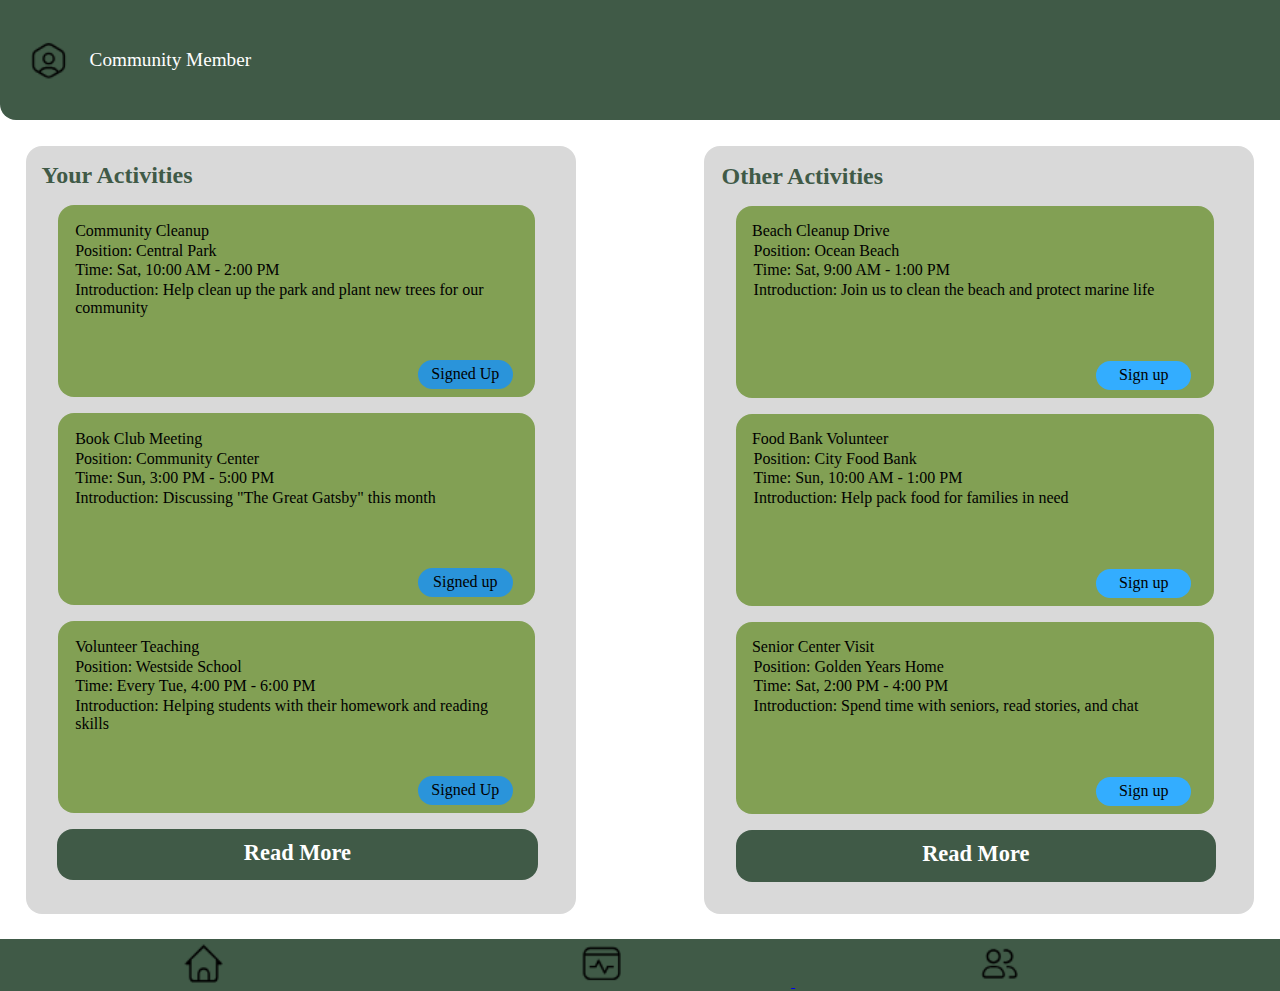
<file: index.html>
<!DOCTYPE html>
<html lang="en">
    <head>
        <meta charset="UTF-8">
        <link rel="stylesheet" href="homepage.css">
        <meta name="viewport" content="width=device-width, initial-scale=1.0">
    </head>
    <body>
        <div class="activities">
        <div class="head">
            <a href="sign.html" class="profile">
            <img src="images/user-hexagon.png" class="user">
            <p class="username" id="nameInput"></p>
            </a>
            <img src="images/cog.png" class="setting">
        </div>
        <div class="content-wrapper">
        <div class="UA">
            <li class="ya">Your Activities</li>
            <div class="yai">
                <p class="yai1">Community Cleanup</p>
                    <p class="activities-title">Position: Central Park</p>
                    <p class="yai3">Time: Sat, 10:00 AM - 2:00 PM</p>
                    <p>Introduction: Help clean up the park and plant new trees for our community</p>
                    <p class="signed">Signed Up</p>
            </div>
            <div class="ua1">
                <p class="activities-title">Book Club Meeting</p>
                    <p class="ua1p">Position: Community Center</p>
                    <p>Time: Sun, 3:00 PM - 5:00 PM</p>
                    <p>Introduction: Discussing "The Great Gatsby" this month</p>
                    <p class="signed">Signed up</p>
            </div>
            <div class="ua2">
                <p class="activities-title">Volunteer Teaching</p>
                    <p>Position: Westside School</p>
                    <p>Time: Every Tue, 4:00 PM - 6:00 PM</p>
                    <p>Introduction: Helping students with their homework and reading skills</p>
                    <p class="signed">Signed Up</p>
            </div>
            <li class="read-more">Read More</li>
        </div>
        <ul class="else">
            <p class="E-title">Other Activities</p>
            <div class="ea1">
                    <li class="activities-title">Beach Cleanup Drive</li>
                    <p>Position: Ocean Beach</p>
                    <p>Time: Sat, 9:00 AM - 1:00 PM</p>
                    <p>Introduction: Join us to clean the beach and protect marine life</p>
                    <p class="sign">Sign up</p>
                </div>
                
                <div class="ea2">
                    <li class="acticities-title">Food Bank Volunteer</li>
                    <p>Position: City Food Bank</p>
                    <p>Time: Sun, 10:00 AM - 1:00 PM</p>
                    <p>Introduction: Help pack food for families in need</p>
                    <p class="sign">Sign up</p>
                </div>
                
                <div class="ea3">
                    <li class="activities-title">Senior Center Visit</li>
                    <p>Position: Golden Years Home</p>
                    <p>Time: Sat, 2:00 PM - 4:00 PM</p>
                    <p>Introduction: Spend time with seniors, read stories, and chat</p>
                    <p class="sign">Sign up</p>
                </div>  
                <p class="read-more">Read More</p>
            </ul>
            </div>  
        </ul>
    </div>
</div>
        <div class="under">
            <img src="images/home-alt.png"class="st1" alt="Home">
            <a href="events.html">
            <img src="images/browser-activity.png" class="st2" alt="Activities">
            </a>
            <a href="user's info.html">
            <img src="images/group.png" class="st3" alt="Profile">
            </a>
        </div>
    <script>
        document.addEventListener('DOMContentLoaded', function() {
            const userNameElement = document.getElementById('nameInput');
            const userName = localStorage.getItem('username') || 'Community Member';
            userNameElement.textContent = userName;
        });
    </script>
    </body>
</html>
</file>
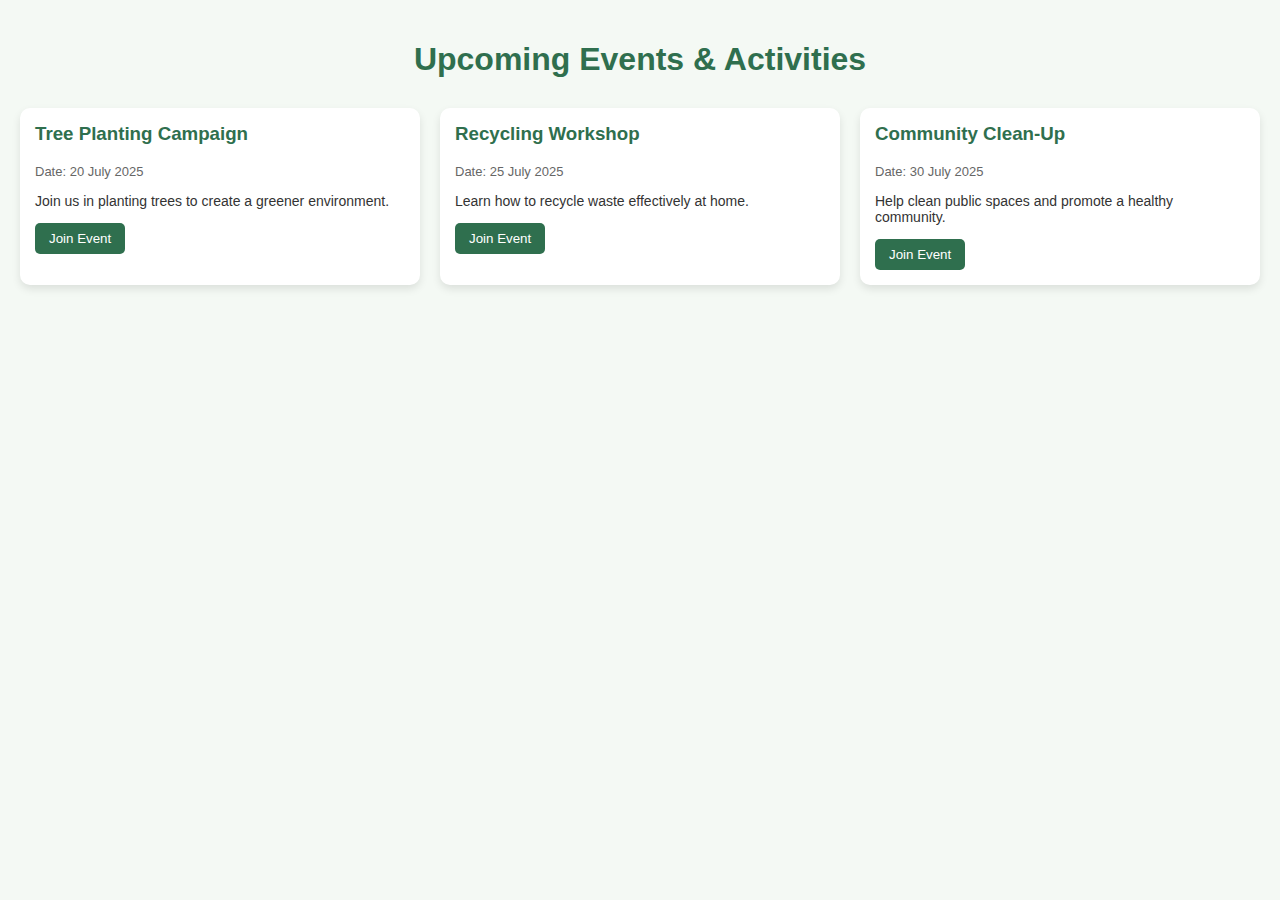
<file: events.html>
<!DOCTYPE html>
<html lang="en">
<head>
  <meta charset="UTF-8" />
  <title>Greenleaf Community Center – Events</title>
  <link rel="stylesheet" href="styles.css" />
</head>
<body>
    <link rel="stylesheet" href="styles.css">

  <h1>Upcoming Events & Activities</h1>

  <div class="event-container">

    <div class="event-card">
      <h3>Tree Planting Campaign</h3>
      <p class="date">Date: 20 July 2025</p>
      <p>Join us in planting trees to create a greener environment.</p>
      <button onclick="joinEvent('Tree Planting Campaign')">Join Event</button>
    </div>

    <div class="event-card">
      <h3>Recycling Workshop</h3>
      <p class="date">Date: 25 July 2025</p>
      <p>Learn how to recycle waste effectively at home.</p>
      <button onclick="joinEvent('Recycling Workshop')">Join Event</button>
    </div>

    <div class="event-card">
      <h3>Community Clean-Up</h3>
      <p class="date">Date: 30 July 2025</p>
      <p>Help clean public spaces and promote a healthy community.</p>
      <button onclick="joinEvent('Community Clean-Up')">Join Event</button>
    </div>

  </div>

  <script>
    function joinEvent(eventName) {
      alert("You have successfully joined: " + eventName);
    }
  </script>

</body>
</html>
</file>
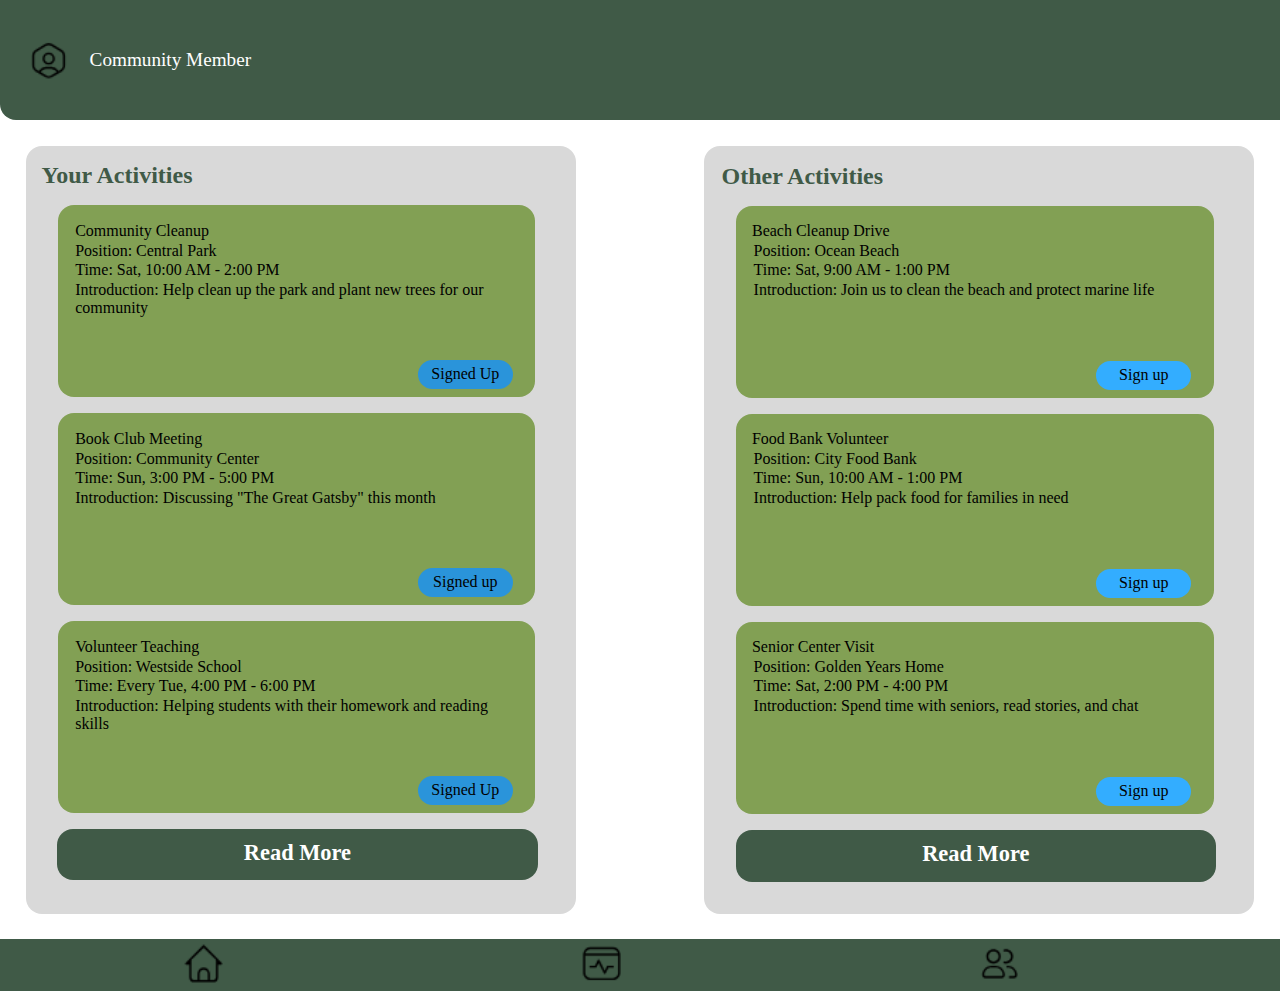
<file: homepage.html>
<!DOCTYPE html>
<html lang="en">
    <head>
        <meta charset="UTF-8">
        <link rel="stylesheet" href="homepage.css">
        <meta name="viewport" content="width=device-width, initial-scale=1.0">
    </head>
    <body>
        <div class="activities">
        <div class="head">
            <a href="user's info.html" class="profile">
            <img src="images/user-hexagon.png" class="user">
            <p class="username" id="nameInput"></p>
            </a>
            <img src="images/cog.png" class="setting">
        </div>
        <div class="content-wrapper">
        <div class="UA">
            <li class="ya">Your Activities</li>
            <div class="yai">
                <p class="yai1">Community Cleanup</p>
                    <p class="activities-title">Position: Central Park</p>
                    <p class="yai3">Time: Sat, 10:00 AM - 2:00 PM</p>
                    <p>Introduction: Help clean up the park and plant new trees for our community</p>
                    <p class="signed">Signed Up</p>
            </div>
            <div class="ua1">
                <p class="activities-title">Book Club Meeting</p>
                    <p class="ua1p">Position: Community Center</p>
                    <p>Time: Sun, 3:00 PM - 5:00 PM</p>
                    <p>Introduction: Discussing "The Great Gatsby" this month</p>
                    <p class="signed">Signed up</p>
            </div>
            <div class="ua2">
                <p class="activities-title">Volunteer Teaching</p>
                    <p>Position: Westside School</p>
                    <p>Time: Every Tue, 4:00 PM - 6:00 PM</p>
                    <p>Introduction: Helping students with their homework and reading skills</p>
                    <p class="signed">Signed Up</p>
            </div>
            <li class="read-more">Read More</li>
        </div>
        <ul class="else">
            <p class="E-title">Other Activities</p>
            <div class="ea1">
                    <li class="activities-title">Beach Cleanup Drive</li>
                    <p>Position: Ocean Beach</p>
                    <p>Time: Sat, 9:00 AM - 1:00 PM</p>
                    <p>Introduction: Join us to clean the beach and protect marine life</p>
                    <p class="sign">Sign up</p>
                </div>
                
                <div class="ea2">
                    <li class="acticities-title">Food Bank Volunteer</li>
                    <p>Position: City Food Bank</p>
                    <p>Time: Sun, 10:00 AM - 1:00 PM</p>
                    <p>Introduction: Help pack food for families in need</p>
                    <p class="sign">Sign up</p>
                </div>
                
                <div class="ea3">
                    <li class="activities-title">Senior Center Visit</li>
                    <p>Position: Golden Years Home</p>
                    <p>Time: Sat, 2:00 PM - 4:00 PM</p>
                    <p>Introduction: Spend time with seniors, read stories, and chat</p>
                    <p class="sign">Sign up</p>
                </div>  
                <p class="read-more">Read More</p>
            </ul>
            </div>  
        </ul>
    </div>
</div>
        <div class="under">
            <img src="images/home-alt.png"class="st1" alt="Home">
            <img src="images/browser-activity.png" class="st2" alt="Activities">
            <a href="user's info.html">
            <img src="images/group.png" class="st3" alt="Profile">
            </a>
        </div>
    <script>
        document.addEventListener('DOMContentLoaded', function() {
            const userNameElement = document.getElementById('nameInput');
            const userName = localStorage.getItem('username') || 'Community Member';
            userNameElement.textContent = userName;
        });
    </script>
    </body>
</html>
</file>
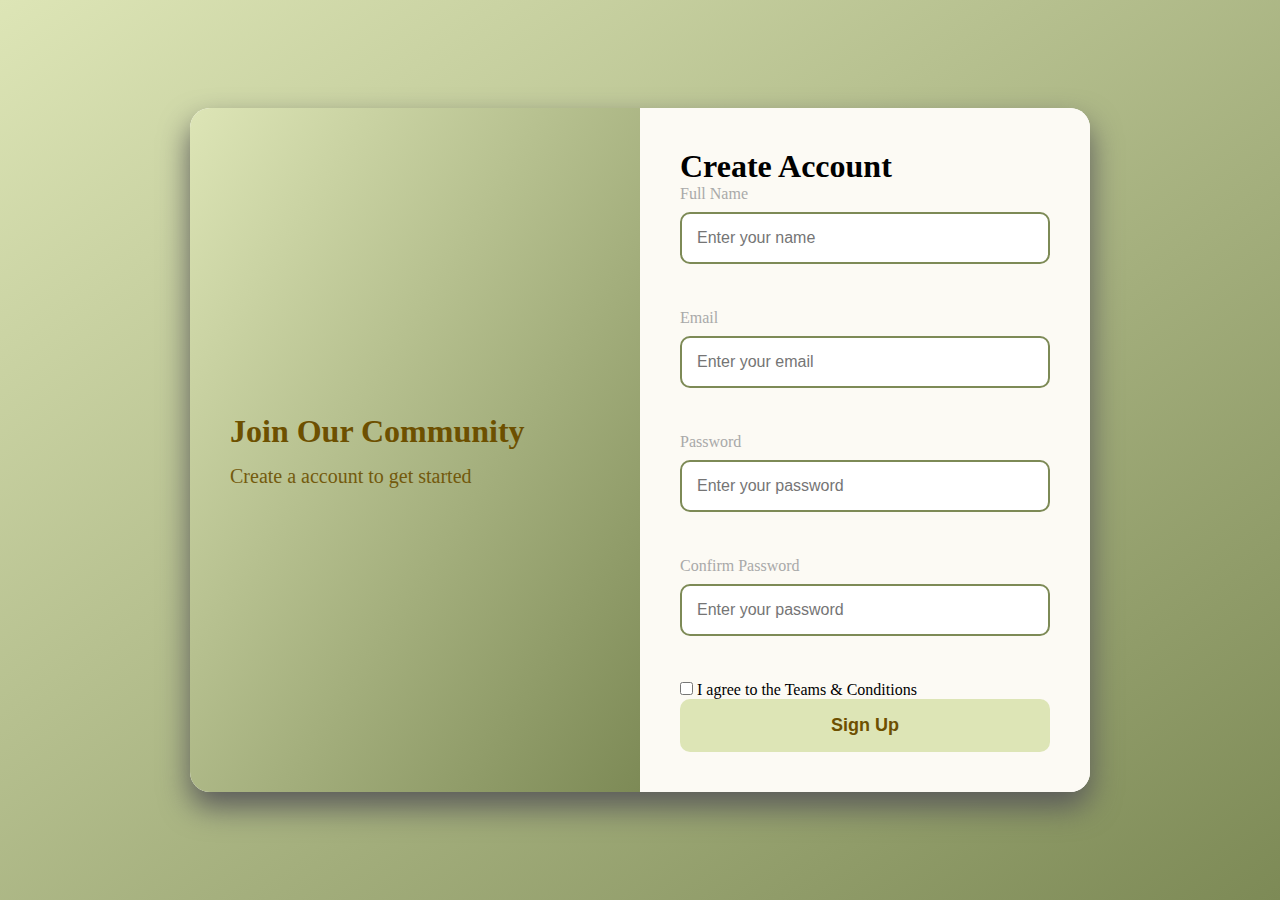
<file: sign.html>
<!DOCTYPE html>
<html lang="en">
<head>
    <meta charset="UTF-8">
    <meta name="viewport" content="width=device-width, initial-scale=1.0">
    <title>User Info Display</title>
    <style>
*{
    margin: 0;
    padding: 0;
    box-sizing: border-box;
}
body{
    background: linear-gradient(to bottom right,#DDE5B6 0%, #7D8A56 100%);
    height: 100vh;
    display: flex;
    align-items: center;
    justify-content: center;
    padding: 20px;
}
.container{
    display: flex;
    max-width: 900px;
    width: 100%;
    background-color: white;
    border-radius: 20px;
    overflow: hidden;
    box-shadow: 0 15px 30px rgb(90, 90, 90);
}
.welcome{
    flex: 1;
    background: linear-gradient(to bottom right,#DDE5B6 0%, #7D8A56 100%);
    color: #6D5000;
    padding: 40px;
    display: flex;
    flex-direction: column;
    justify-content: center;

}
.welcome h1{
    font-size: 32px;
    margin-bottom: 15px;
}
.welcome p{
    font-size: 20px;
    opacity: 0.9;
}
.form-side{
    flex: 1;
    padding: 40px;
    background-color: #FCFAF4;
}
.form-side h2{
    color: darkgray;
    margin-bottom: 30px;
    font-size: 25px;
}
.input-group{
    margin-bottom: 20px;
}
.input-group label{
    display: block;
    margin-bottom: 9px;
    color: darkgrey;
    font-weight: 500;
}
.input-group input{
    width: 100%;
    padding: 15px;
    border: 2px solid #7D8A56;
    border-radius: 10px;
    font-size: 16px;
    transition: border-color 0,3s;
}
.input-group input:focus{
    outline: none;
    border-color: #C1B149;
}
.error{
    color: red;
    font-size: 14px;
    margin-top: 5px;
    min-height: 20px;
}
.check-group{
    display: flex;
    align-items: center;
    gap: 10px;
    margin: 25px 0;
}
.check-group input{
    width: 18px;
    height: 18px;
}
.check-group label{
    color: #6D5000;
}
.submit-btn{
    width: 100%;
    padding: 16px;
    background-color: #DDE5B6;
    color: #6D5000;
    border: none;
    border-radius: 10px;
    font-size: 18px;
    font-weight: 600;
    cursor: pointer;
    transition: transform 0.2s, box-shadow 0.2s;
}
.submit-btn:hover{
    transform: translateY(-2px);
    box-shadow: 0 5px 15px rgb(90, 90, 90);
}
.success-message{
    display: none;
    background: #4cd137;
    color: white;
    padding: 15px;
    border-radius: 10px;
    text-align: center;
    margin-top: 20px;
    animation: slideIn 0.5s ease;
}
@media only screen and (max-width:600px) {
    body{
        max-height: 150%;
    }
    .container{
        display: block;
    }
    .welcome,.form-side{
        padding: 30px;
    }
    .welcome{
        text-align: center;
    }
}
    </style>
</head>
<body>
<div class="container">
    <div class="welcome">
        <h1>Join Our Community</h1>
        <p>Create a account to get started</p>
    </div>
    <div class="form-side">
        <h1>Create Account</h1>
        <form id="signupForm">
            <div class="input-group">
                <label for="name">Full Name</label>
                <input type="text" id="name" placeholder="Enter your name"required>
                <div class="error" id="nameError"></div>
            </div>
            <div class="input-group">
                <label for="email">Email</label>
                <input type="email" id="email" placeholder="Enter your email"required>
                <div class="error" id="emailError"></div>
            </div>
            <div class="input-group">
                <label for="password">Password</label>
                <input type="password" id="password" placeholder="Enter your password"required>
                <div class="error" id="passwordError"></div>
            </div>
            <div class="input-group">
                <label for="confirmPassword">Confirm Password</label>
                <input type="password" id="confirmPassword" placeholder="Enter your password"required>
                <div class="error" id="confirmError"></div>
            </div>
            <div class="checkbox-group">
                <input type="checkbox" id="terms" required>
                <label for="terms">I agree to the Teams & Conditions</label>
            </div>
            <button type="submit" class="submit-btn" href="homepage.html ">Sign Up</button>
        </form>
        <div class="success-message" id="successMessage">
            Account created successfully!
        </div>
    </div>
</div>
<script>

</script>

</body>
</html>
</file>
<file: homepage.css>
html, body {
    margin: 0;
    padding: 0;
    width: 100%;
    overflow-x: hidden;
}
p{
    margin: 0.1rem;
}
.head{
    width: 100%;
    height: 15vh;
    min-height: 80px;
    max-height: 120px;
    background-color:#405A47;
    border-radius: 0 0 16px 16px;
    display: flex;
    align-items: center;
    justify-content: space-between;
    padding: 0 1.5rem;
    position: relative;
    z-index: 10;
}
.profile{
        display: flex;
    align-items: center;
    gap: 1rem;
    text-decoration: none;
    color: white;
    transition: all 0.3s ease;
}
.user{
    width: 3rem;
    height: 3rem;
}
.username{
    font-size: 1.2rem;
    font-weight: 500;
    bottom: 1.3rem;
    color: white;
    text-decoration: none;
}
.setting{
    width: 3rem;
    height: 3rem;
    position: relative;
    left: 93%;
}
.ya, .E-title{
    font-size: 1.5rem;
    font-weight: 600;
    margin-bottom: 1.5rem;
    color: #405A47;
        margin-bottom: 0;
}
.ya, .yar{
    list-style: none;
}
.yar{
    position: relative;
    left:80%;
}
.UA{
    margin: 2%;
    background-color: #D9D9D9;
    height: 48rem;
    width: 43%;
    border-radius: 16px;
    padding: 1rem;
    box-sizing: border-box;
}
.yai, .ua1, .ua2{
    background-color: #82A054;
    width: 86%;
    height: 10rem;
    position: relative;
    border-radius: 16px;
    padding: 1rem;
    margin: 1rem;
}
.else{
    margin: 2%;
    background-color: #D9D9D9;
    height: 48rem;
    width: 43%;
    border-radius: 16px;
    padding: 1rem;
    list-style: none;
    box-sizing: border-box;
    position:relative;
    left:6%;
}
.ea1{
    background-color: #82A054;
    width: 86%;
    height: 10rem;
    position: relative;
    border-radius: 16px;
    padding: 1rem;
    margin: 1rem;
}
.ea2{
    background-color: #82A054;
    width: 86%;
    height: 10rem;
    position: relative;
    border-radius: 16px;
    padding: 1rem;
    margin: 1rem;
}
.ea3{
    background-color: #82A054;
    width: 86%;
    height: 10rem;
    position: relative;
    border-radius: 16px;
    padding: 1rem;
    margin: 1rem;
}
.under{
    width: 100%;
    height: 10%;
    background-color: #405A47;
    position: relative;
    border-radius: 16px,16px,0,0;
}
.activities{
    display: flex;
    flex-direction: column;
    width: 100%;
    height: auto;
}
.content-wrapper {
    display: flex;
    width: 100%;
    flex: 1;
}
.st1, .st2, .st3{
    width: 3rem;
    height: 3rem;
    margin-left: 14%;
    margin-right: 13%;
    position: relative;
    top: 15%;
}
.yai:hover,
.ua1:hover,
.ua2:hover,
.ea1:hover,
.ea2:hover,
.ea3:hover,
.read-more:hover{
    transform: translateY(-5px);
    box-shadow: 0 8px 24px rgba(0,0,0,0.15);
    transition: all 0.3s ease;
}
.signed{
    background-color:#2A94DA;
    width:20%;
    height: 15%;
    text-align: center;
    line-height:170%;
    position:absolute;
    left:75%;
    top:80%;
    border-radius: 15px;
}
.sign{
    background-color:#33ADFF;
    width:20%;
    height:15%;
    text-align: center;
    line-height:170%;
    position:absolute;
    left:75%;
    top:80%;
    border-radius: 15px;
}
.sign:hover{
    background-color:#2797E1;
        transition: all 0.3s ease;
        transform: translateY(-5px);
}
.read-more{
    list-style:none;
    width:92.7%;
    background-color:#405A47;
    height:7%;
    margin-left:3%;
    border-radius:16px;
    font-size:1.4rem;
    font-weight:600;
    text-align:center;
    line-height:2.1;
    color:white;
}
@media only screen and (max-width:600px) {
    .content-wrapper{
        display: block;
    }
    .setting{
        left: 87%;
    }
    .else, .UA{
        width: auto;
    }
    .UA{
        height: auto;
    }
    .else{
        left: 0%;
    }
    .ua1, .ua2{
        display: none;
    }
    .st1, .st2, .st3{
        margin-left: 17;
        margin-right: auto;
    }
}
</file>
<file: styles.css>
body {
  font-family: Arial, sans-serif;
  background-color: #f4f9f4;
  margin: 0;
  padding: 20px;
}

h1 {
  text-align: center;
  color: #2f6f4e;
}

.event-container {
  display: grid;
  grid-template-columns: repeat(auto-fit, minmax(250px, 1fr));
  gap: 20px;
  margin-top: 30px;
}

.event-card {
  background-color: #ffffff;
  border-radius: 10px;
  padding: 15px;
  box-shadow: 0 4px 8px rgba(0, 0, 0, 0.1);
}

.event-card h3 {
  margin-top: 0;
  color: #2f6f4e;
}

.event-card p {
  font-size: 14px;
  color: #333;
}

.event-card .date {
  font-size: 13px;
  color: #666;
}

.event-card button {
  background-color: #2f6f4e;
  color: white;
  border: none;
  padding: 8px 14px;
  border-radius: 5px;
  cursor: pointer;
}

.event-card button:hover {
  background-color: #24563c;
}
</file>
